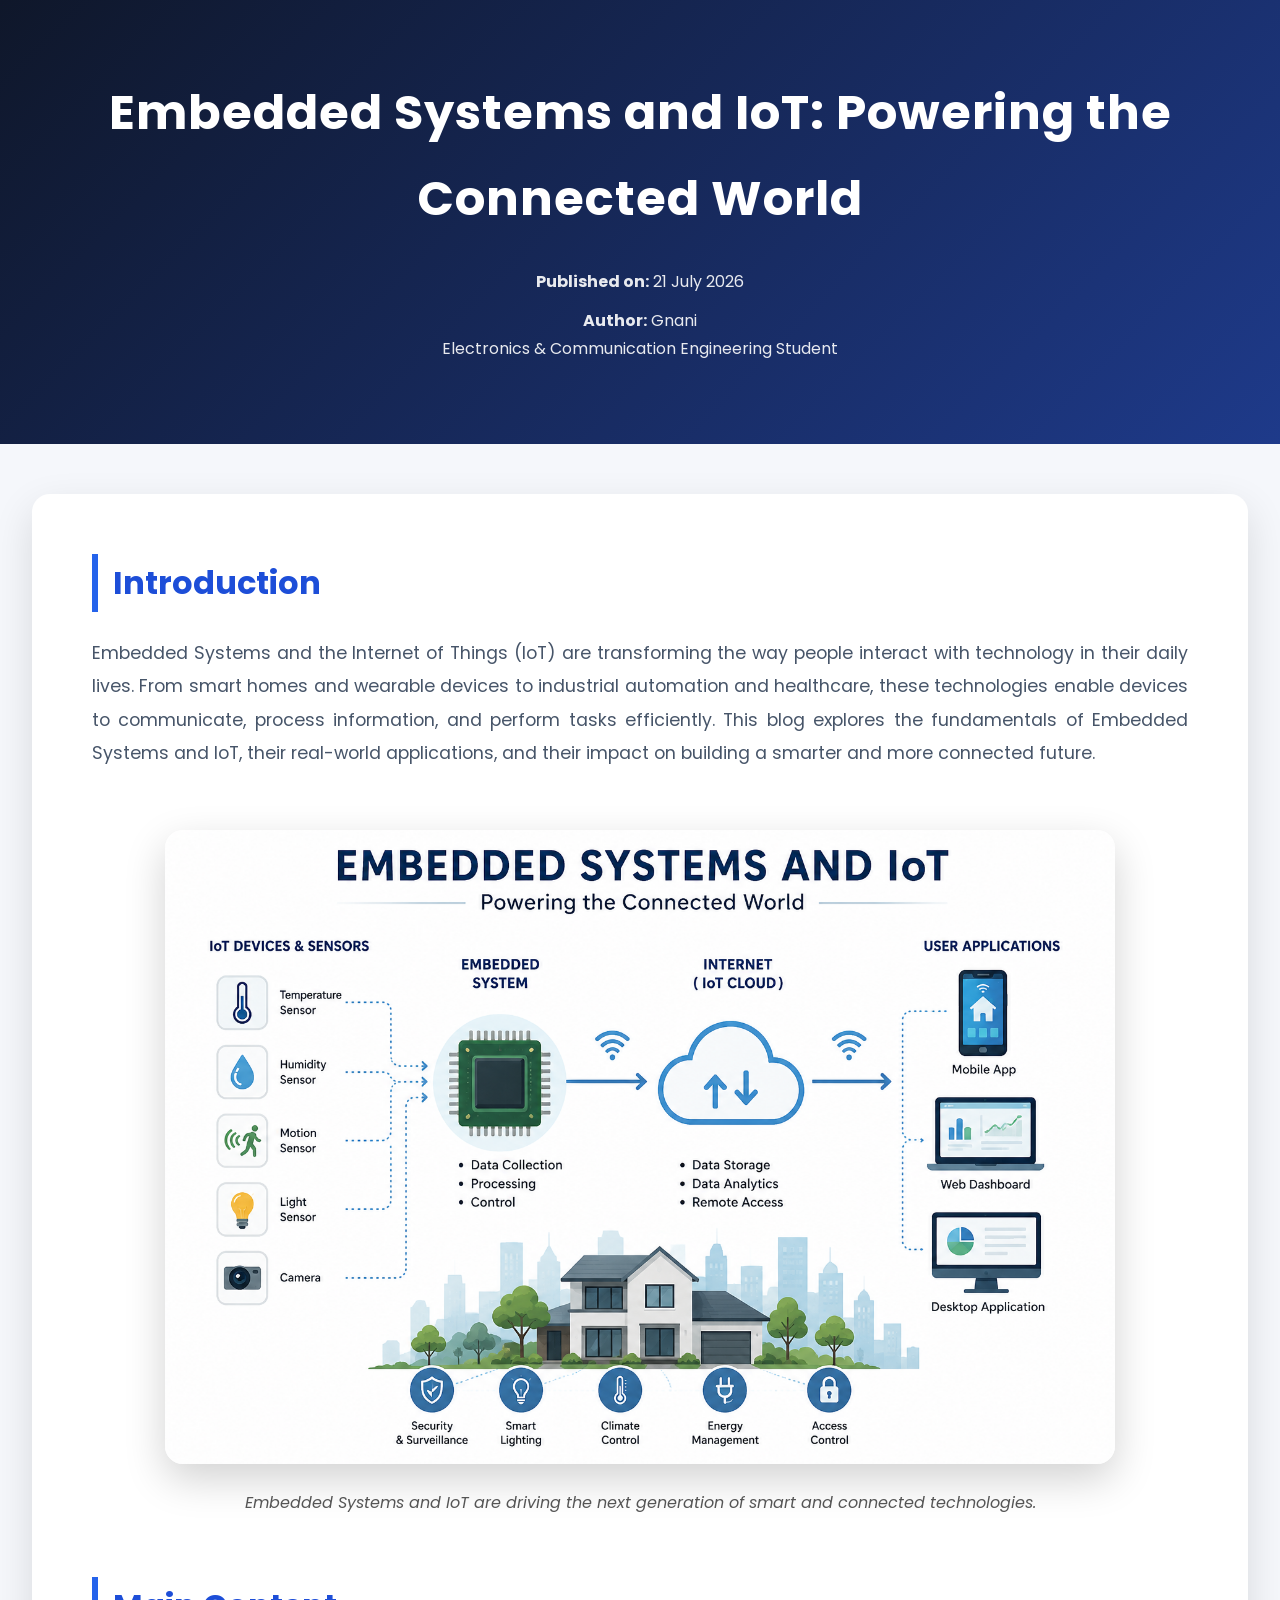
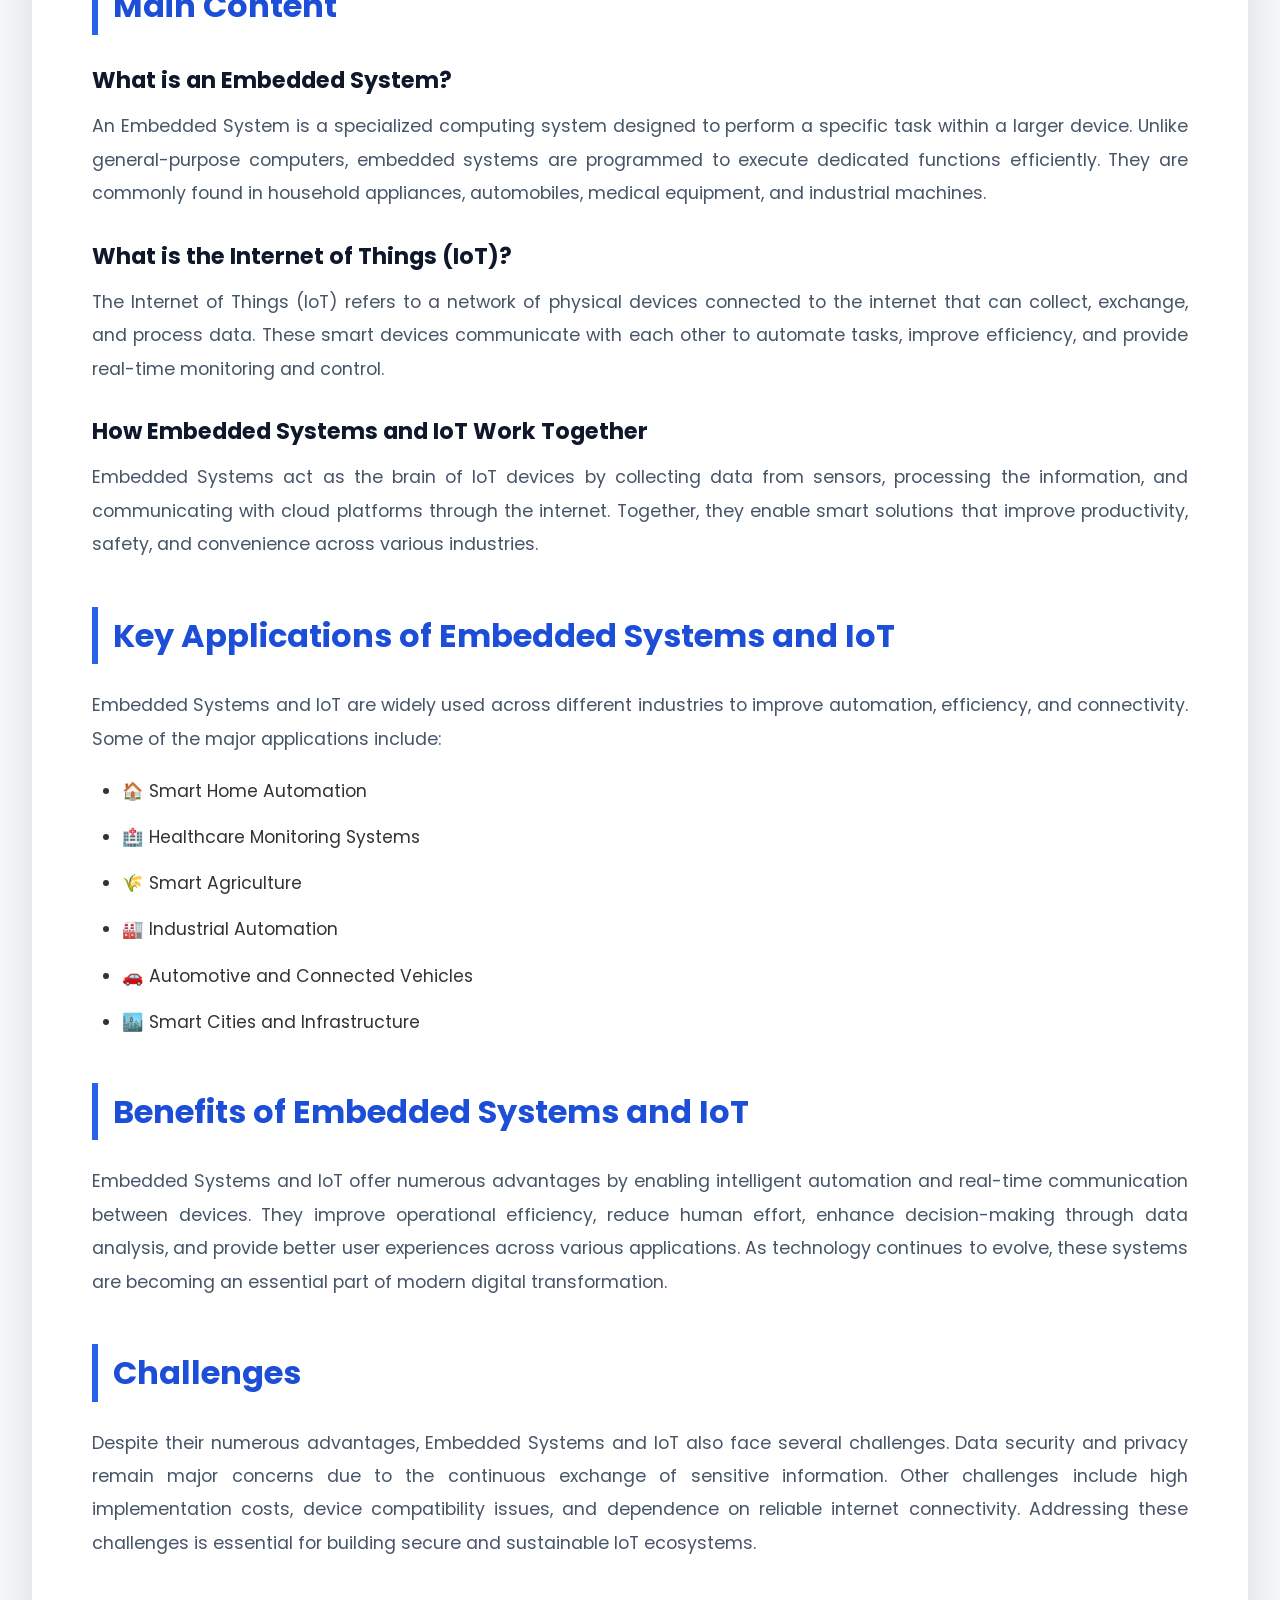
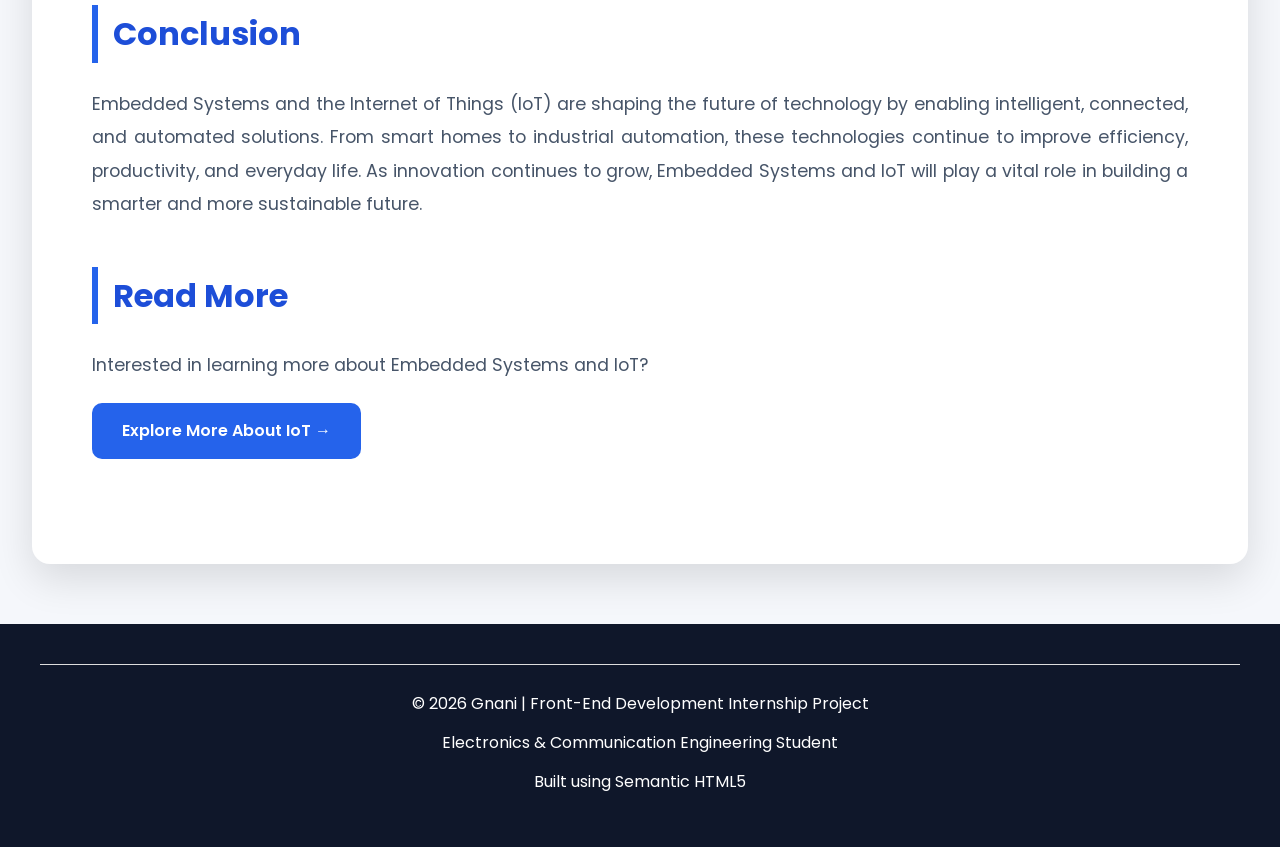
<file: Task-1-Blog-Layout/index.html>
<!doctype html>
<html lang="en">
  <head>
    <meta charset="UTF-8" />
    <meta name="viewport" content="width=device-width, initial-scale=1.0" />
    <title>Task 1 | Blog Layout</title>
    <link rel="preconnect" href="https://fonts.googleapis.com" />
    <link rel="preconnect" href="https://fonts.gstatic.com" crossorigin />
    <link
      href="https://fonts.googleapis.com/css2?family=Poppins:wght@300;400;500;600;700&display=swap"
      rel="stylesheet"
    />
    <link rel="stylesheet" href="style.css" />
  </head>
  <body>
    <header>
      <h1>Embedded Systems and IoT: Powering the Connected World</h1>

      <p>
        <strong>Published on:</strong>
        <time datetime="2026-07-21">21 July 2026</time>
      </p>

      <p>
        <strong>Author:</strong> Gnani <br />
        Electronics & Communication Engineering Student
      </p>
    </header>
    <main>
      <article>
        <section>
          <h2>Introduction</h2>

          <p>
            Embedded Systems and the Internet of Things (IoT) are transforming
            the way people interact with technology in their daily lives. From
            smart homes and wearable devices to industrial automation and
            healthcare, these technologies enable devices to communicate,
            process information, and perform tasks efficiently. This blog
            explores the fundamentals of Embedded Systems and IoT, their
            real-world applications, and their impact on building a smarter and
            more connected future.
          </p>
        </section>
        <figure>
          <img
            src="assets/images/embedded-iot.png"
            alt="Illustration showing Embedded Systems and Internet of Things"
            width="800"
          />

          <figcaption>
            Embedded Systems and IoT are driving the next generation of smart
            and connected technologies.
          </figcaption>
        </figure>
        <section>
          <h2>Main Content</h2>

          <h3>What is an Embedded System?</h3>

          <p>
            An Embedded System is a specialized computing system designed to
            perform a specific task within a larger device. Unlike
            general-purpose computers, embedded systems are programmed to
            execute dedicated functions efficiently. They are commonly found in
            household appliances, automobiles, medical equipment, and industrial
            machines.
          </p>

          <h3>What is the Internet of Things (IoT)?</h3>

          <p>
            The Internet of Things (IoT) refers to a network of physical devices
            connected to the internet that can collect, exchange, and process
            data. These smart devices communicate with each other to automate
            tasks, improve efficiency, and provide real-time monitoring and
            control.
          </p>

          <h3>How Embedded Systems and IoT Work Together</h3>

          <p>
            Embedded Systems act as the brain of IoT devices by collecting data
            from sensors, processing the information, and communicating with
            cloud platforms through the internet. Together, they enable smart
            solutions that improve productivity, safety, and convenience across
            various industries.
          </p>
        </section>
        <section>
          <h2>Key Applications of Embedded Systems and IoT</h2>

          <p>
            Embedded Systems and IoT are widely used across different industries
            to improve automation, efficiency, and connectivity. Some of the
            major applications include:
          </p>

          <ul>
            <li>🏠 Smart Home Automation</li>
            <li>🏥 Healthcare Monitoring Systems</li>
            <li>🌾 Smart Agriculture</li>
            <li>🏭 Industrial Automation</li>
            <li>🚗 Automotive and Connected Vehicles</li>
            <li>🏙️ Smart Cities and Infrastructure</li>
          </ul>
        </section>
        <section>
          <h2>Benefits of Embedded Systems and IoT</h2>

          <p>
            Embedded Systems and IoT offer numerous advantages by enabling
            intelligent automation and real-time communication between devices.
            They improve operational efficiency, reduce human effort, enhance
            decision-making through data analysis, and provide better user
            experiences across various applications. As technology continues to
            evolve, these systems are becoming an essential part of modern
            digital transformation.
          </p>
        </section>
        <section>
          <h2>Challenges</h2>

          <p>
            Despite their numerous advantages, Embedded Systems and IoT also
            face several challenges. Data security and privacy remain major
            concerns due to the continuous exchange of sensitive information.
            Other challenges include high implementation costs, device
            compatibility issues, and dependence on reliable internet
            connectivity. Addressing these challenges is essential for building
            secure and sustainable IoT ecosystems.
          </p>
        </section>
        <section>
          <h2>Conclusion</h2>

          <p>
            Embedded Systems and the Internet of Things (IoT) are shaping the
            future of technology by enabling intelligent, connected, and
            automated solutions. From smart homes to industrial automation,
            these technologies continue to improve efficiency, productivity, and
            everyday life. As innovation continues to grow, Embedded Systems and
            IoT will play a vital role in building a smarter and more
            sustainable future.
          </p>
        </section>
        <section>
          <h2>Read More</h2>

          <p>Interested in learning more about Embedded Systems and IoT?</p>

          <a
            href="https://www.ibm.com/topics/internet-of-things"
            target="_blank"
          >
            Explore More About IoT →
          </a>
        </section>
      </article>
    </main>

    <footer>
      <hr />

      <p>© 2026 Gnani | Front-End Development Internship Project</p>

      <p>Electronics & Communication Engineering Student</p>

      <p>Built using Semantic HTML5</p>
    </footer>
  </body>
</html>
</file>
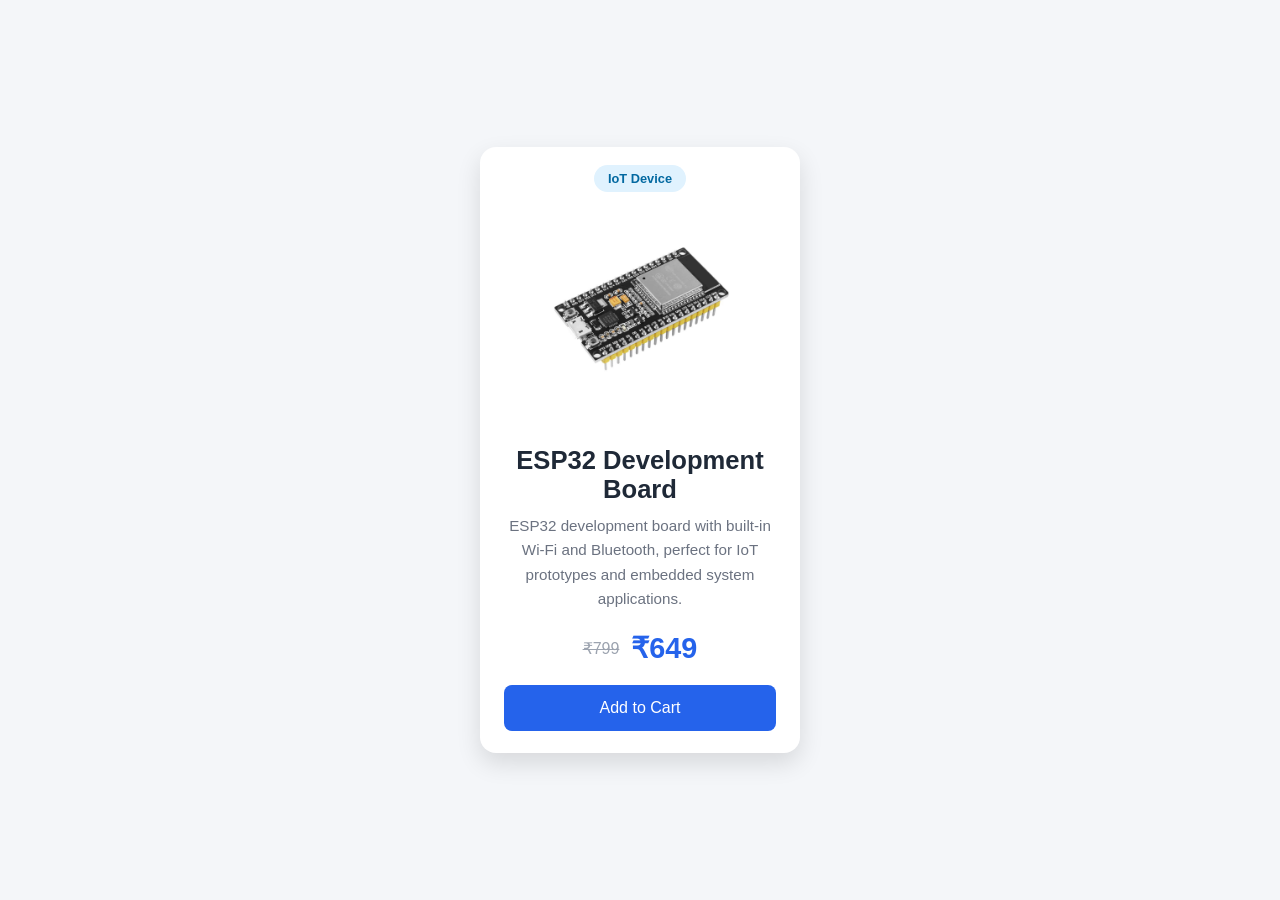
<file: Task-2-Product-Card/index.html>
<!doctype html>
<html lang="en">
  <head>
    <meta charset="UTF-8" />
    <meta name="viewport" content="width=device-width, initial-scale=1.0" />
    <title>Task 2 | Product Card</title>

    <link rel="stylesheet" href="style.css" />
  </head>

  <body>
    <main class="container">
      <article class="product-card">
        <span class="badge">IoT Device</span>

        <img
          src="images/esp32.jpg"
          alt="ESP32 Development Board"
          class="product-image"
        />

        <h2 class="product-name">ESP32 Development Board</h2>

        <p class="product-description">
          ESP32 development board with built-in Wi-Fi and Bluetooth, perfect for
          IoT prototypes and embedded system applications.
        </p>

        <div class="price-container">
          <span class="original-price">₹799</span>
          <span class="price">₹649</span>
        </div>

        <button class="cart-btn">Add to Cart</button>
      </article>
    </main>
  </body>
</html>
</file>
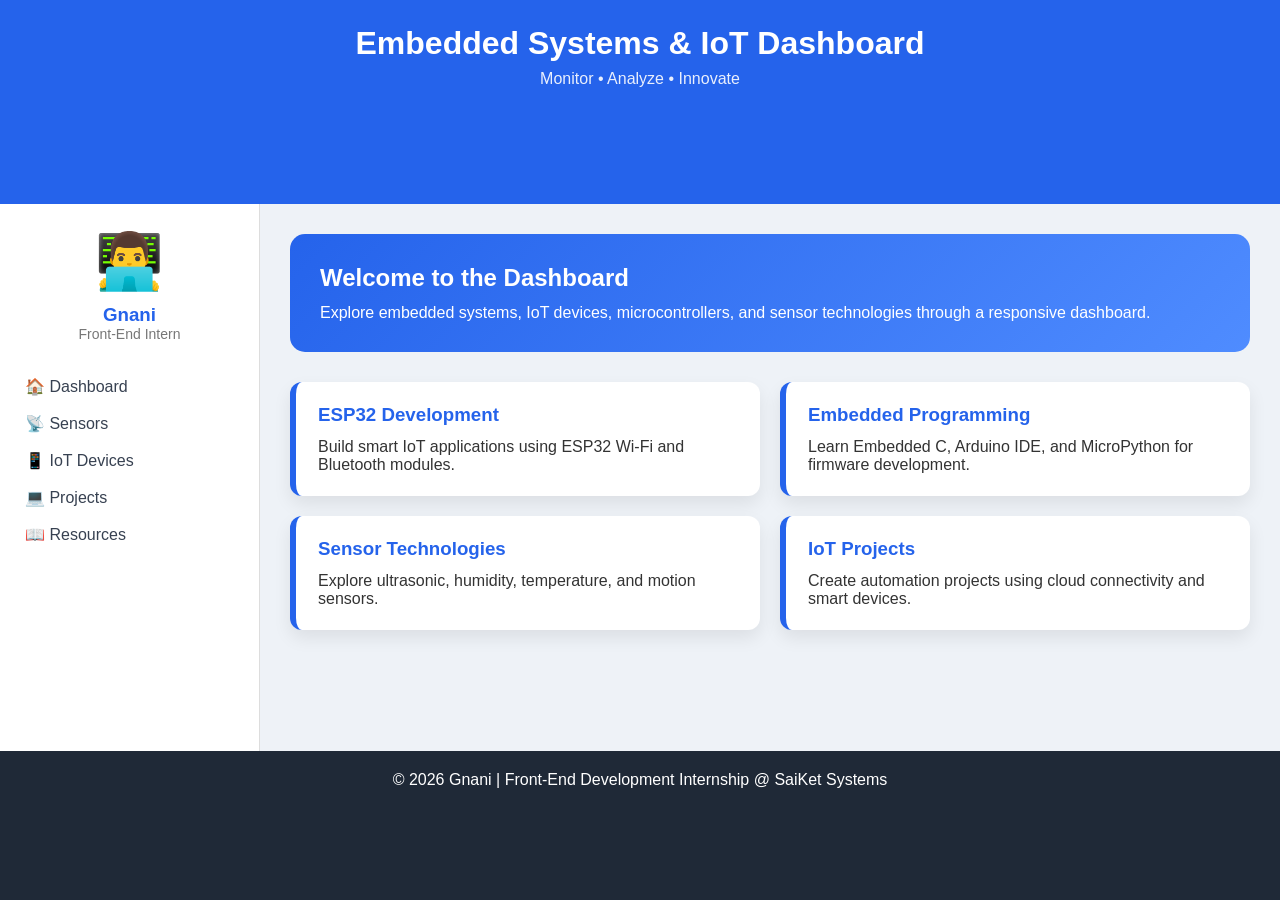
<file: Task-3-Responsive-Webpage/index.html>
<!doctype html>
<html lang="en">
  <head>
    <meta charset="UTF-8" />
    <meta name="viewport" content="width=device-width, initial-scale=1.0" />
    <title>Task 3 | Responsive Webpage</title>
    <link rel="stylesheet" href="style.css" />
  </head>
  <body>
    <div class="container">
      <header class="header">
        <h1>Embedded Systems & IoT Dashboard</h1>
        <p>Monitor • Analyze • Innovate</p>
      </header>

      <aside class="sidebar">
        <div class="profile">
          <div class="avatar">👨‍💻</div>
          <h3>Gnani</h3>
          <p>Front-End Intern</p>
        </div>

        <nav>
          <ul>
            <li><a href="#">🏠 Dashboard</a></li>
            <li><a href="#">📡 Sensors</a></li>
            <li><a href="#">📱 IoT Devices</a></li>
            <li><a href="#">💻 Projects</a></li>
            <li><a href="#">📖 Resources</a></li>
          </ul>
        </nav>
      </aside>

      <main class="main">
        <section class="hero">
          <h2>Welcome to the Dashboard</h2>
          <p>
            Explore embedded systems, IoT devices, microcontrollers, and sensor
            technologies through a responsive dashboard.
          </p>
        </section>

        <div class="cards">
          <div class="card">
            <h3>ESP32 Development</h3>
            <p>
              Build smart IoT applications using ESP32 Wi-Fi and Bluetooth
              modules.
            </p>
          </div>

          <div class="card">
            <h3>Embedded Programming</h3>
            <p>
              Learn Embedded C, Arduino IDE, and MicroPython for firmware
              development.
            </p>
          </div>

          <div class="card">
            <h3>Sensor Technologies</h3>
            <p>
              Explore ultrasonic, humidity, temperature, and motion sensors.
            </p>
          </div>

          <div class="card">
            <h3>IoT Projects</h3>
            <p>
              Create automation projects using cloud connectivity and smart
              devices.
            </p>
          </div>
        </div>
      </main>

      <footer class="footer">
        © 2026 Gnani | Front-End Development Internship @ SaiKet Systems
      </footer>
    </div>
  </body>
</html>
</file>
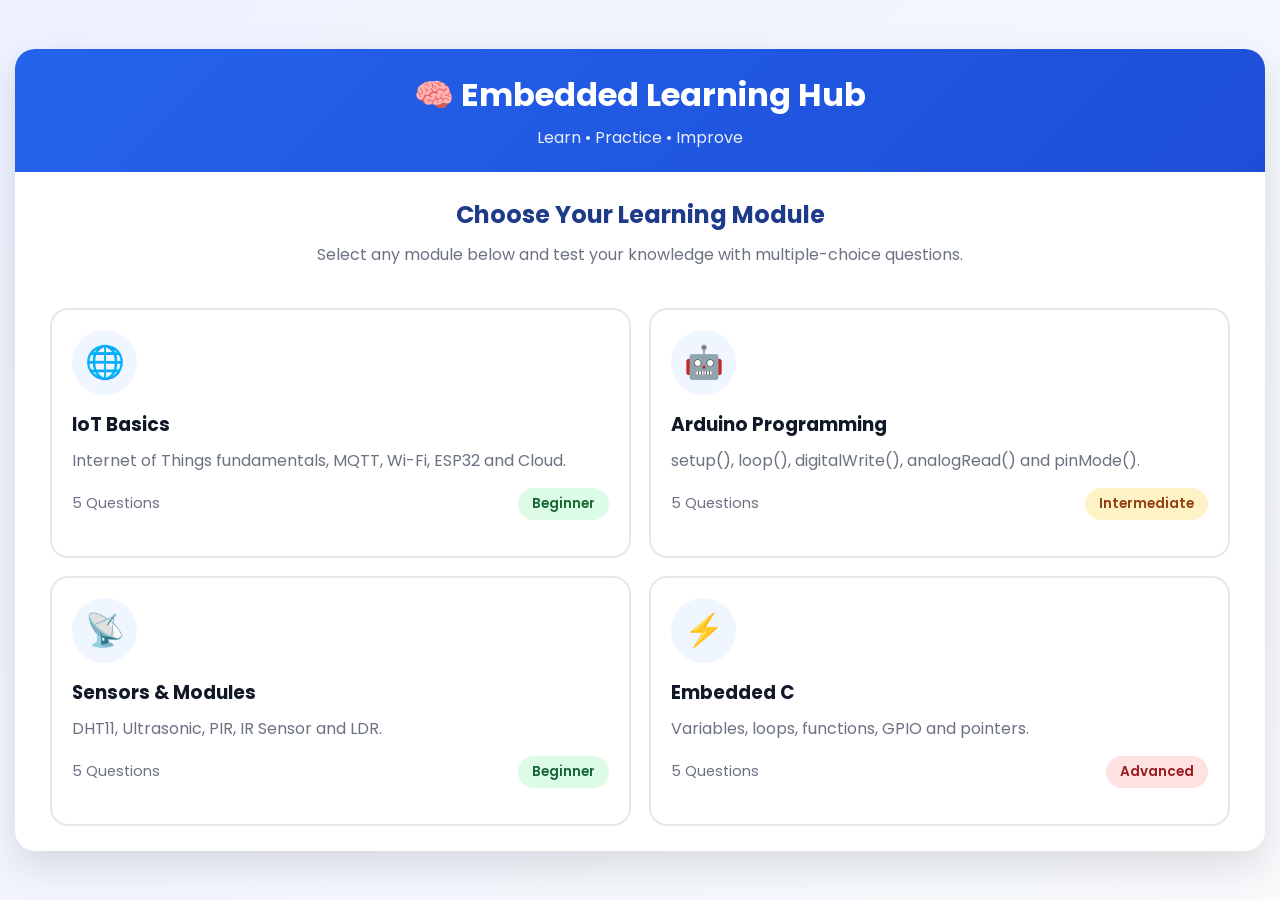
<file: Task-4-Quiz-App/index.html>
<!doctype html>
<html lang="en">
  <head>
    <meta charset="UTF-8" />

    <meta name="viewport" content="width=device-width, initial-scale=1.0" />

    <title>Task 4 | Quiz App</title>

    <link rel="stylesheet" href="style.css" />

    <link rel="preconnect" href="https://fonts.googleapis.com" />

    <link rel="preconnect" href="https://fonts.gstatic.com" crossorigin />

    <link
      href="https://fonts.googleapis.com/css2?family=Poppins:wght@300;400;500;600;700&display=swap"
      rel="stylesheet"
    />
  </head>

  <body>
    <div class="container">
      <!-- =========================
             Header
        ========================== -->

      <header class="header">
        <h1>🧠 Embedded Learning Hub</h1>

        <p>Learn • Practice • Improve</p>
      </header>

      <!-- =========================
             Home Section
        ========================== -->

      <section id="home-section">
        <h2>Choose Your Learning Module</h2>

        <p class="subtitle">
          Select any module below and test your knowledge with multiple-choice
          questions.
        </p>

        <div class="module-grid">
          <!-- IoT -->

          <div class="module-card" data-module="iot">
            <div class="icon">🌐</div>

            <h3>IoT Basics</h3>

            <p>
              Internet of Things fundamentals, MQTT, Wi-Fi, ESP32 and Cloud.
            </p>

            <div class="module-footer">
              <span> 5 Questions </span>

              <span class="level beginner"> Beginner </span>
            </div>
          </div>

          <!-- Arduino -->

          <div class="module-card" data-module="arduino">
            <div class="icon">🤖</div>

            <h3>Arduino Programming</h3>

            <p>setup(), loop(), digitalWrite(), analogRead() and pinMode().</p>

            <div class="module-footer">
              <span> 5 Questions </span>

              <span class="level intermediate"> Intermediate </span>
            </div>
          </div>

          <!-- Sensors -->

          <div class="module-card" data-module="sensors">
            <div class="icon">📡</div>

            <h3>Sensors & Modules</h3>

            <p>DHT11, Ultrasonic, PIR, IR Sensor and LDR.</p>

            <div class="module-footer">
              <span> 5 Questions </span>

              <span class="level beginner"> Beginner </span>
            </div>
          </div>

          <!-- Embedded C -->

          <div class="module-card" data-module="embedded">
            <div class="icon">⚡</div>

            <h3>Embedded C</h3>

            <p>Variables, loops, functions, GPIO and pointers.</p>

            <div class="module-footer">
              <span> 5 Questions </span>

              <span class="level advanced"> Advanced </span>
            </div>
          </div>
        </div>
      </section>

      <!-- =========================
             Quiz Section
        ========================== -->

      <section id="quiz-section" class="hidden">
        <div class="quiz-top">
          <button id="back-btn">← Back</button>

          <p id="question-counter">Question 1 of 5</p>
        </div>

        <h2 id="module-title">IoT Basics</h2>

        <h3 id="question">Question appears here...</h3>

        <div class="options">
          <label class="option">
            <input type="radio" name="answer" />

            <span id="option1"></span>
          </label>

          <label class="option">
            <input type="radio" name="answer" />

            <span id="option2"></span>
          </label>

          <label class="option">
            <input type="radio" name="answer" />

            <span id="option3"></span>
          </label>

          <label class="option">
            <input type="radio" name="answer" />

            <span id="option4"></span>
          </label>
        </div>

        <p id="error-message" class="hidden">
          ⚠ Please select an answer before continuing.
        </p>

        <div class="button-area">
          <button id="next-btn">Next →</button>
        </div>
      </section>

      <!-- =========================
             Result Section
        ========================== -->

      <section id="result-section" class="hidden">
        <h2>🎉 Quiz Completed!</h2>

        <h3 id="score-text">0 / 5</h3>

        <p id="performance"></p>

        <div id="review-section">
          <h3>📖 Review Your Mistakes</h3>

          <div id="review-list"></div>
        </div>

        <div class="result-buttons">
          <button id="restart-btn">Choose Another Module</button>
        </div>
      </section>
    </div>

    <script src="script.js"></script>
  </body>
</html>
</file>
<file: Task-1-Blog-Layout/style.css>
/* ==========================================
   Embedded Systems & IoT Blog
   Front-End Internship - Task 1
   Author: Gnani
========================================== */

/* ---------- CSS Reset ---------- */

* {
  margin: 0;
  padding: 0;
  box-sizing: border-box;
}

/* ---------- Body ---------- */

body {
  font-family: "Poppins", sans-serif;

  background: #f5f7fb;

  color: #333;

  line-height: 1.8;
}

/* ---------- Header ---------- */

header {
  background: linear-gradient(135deg, #0f172a, #1e3a8a);

  color: white;

  text-align: center;

  padding: 70px 20px;
}

header h1 {
  font-size: 3rem;

  margin-bottom: 25px;

  letter-spacing: 1px;
}

header p {
  font-size: 1rem;

  opacity: 0.9;

  margin: 10px 0;
}

/* ---------- Main ---------- */

main {
  width: 95%;

  max-width: 1300px;

  margin: 50px auto;
}

/* ---------- Article ---------- */

article {
  background: white;

  padding: 60px;

  border-radius: 18px;

  box-shadow: 0 15px 40px rgba(0, 0, 0, 0.12);
}

/* ---------- Sections ---------- */

section {
  margin-bottom: 45px;
}

section h2 {
  color: #1d4ed8;

  font-size: 2rem;

  margin-bottom: 25px;

  border-left: 6px solid #2563eb;

  padding-left: 15px;
}

section h3 {
  color: #0f172a;

  margin-top: 25px;

  margin-bottom: 10px;

  font-size: 1.4rem;
}

section p {
  text-align: justify;

  font-size: 1.1rem;

  color: #475569;

  line-height: 1.9;
}

/* ---------- Figure ---------- */

figure {
  margin: 60px 0;

  text-align: center;
}

figure img {
  width: 100%;

  max-width: 950px;

  border-radius: 18px;

  box-shadow: 0 15px 40px rgba(0, 0, 0, 0.18);

  transition: 0.4s;
}
figure img:hover {
  transform: scale(1.02);
}

figcaption {
  margin-top: 15px;

  color: #555;

  font-style: italic;
}

/* ---------- List ---------- */

ul {
  margin-top: 20px;

  margin-left: 30px;
}

ul li {
  margin: 15px 0;

  font-size: 1.08rem;
}

/* ---------- Read More Button ---------- */

a {
  display: inline-block;

  margin-top: 20px;

  text-decoration: none;

  background: #2563eb;

  color: white;

  padding: 14px 30px;

  border-radius: 10px;

  transition: 0.3s;

  font-weight: 600;
}
a:hover {
  background: #1e40af;

  transform: translateY(-3px);
}

/* ---------- Footer ---------- */

footer {
  background: #0f172a;

  color: white;

  text-align: center;

  padding: 40px;

  margin-top: 60px;
}

footer p {
  margin: 10px 0;
}

/* ---------- Horizontal Line ---------- */

hr {
  border: none;

  height: 1px;

  background: #ddd;

  margin-bottom: 25px;
}

/* ---------- Responsive Design ---------- */

@media (max-width: 768px) {
  header h1 {
    font-size: 2rem;
  }

  article {
    padding: 25px;
  }

  section h2 {
    font-size: 1.6rem;
  }

  section h3 {
    font-size: 1.2rem;
  }
}
</file>
<file: Task-2-Product-Card/style.css>
/* ===========================
   CSS Reset
=========================== */

* {
  margin: 0;
  padding: 0;
  box-sizing: border-box;
}

/* ===========================
   Body
=========================== */

body {
  font-family: Arial, Helvetica, sans-serif;
  background: #f4f6f9;

  display: flex;
  justify-content: center;
  align-items: center;

  min-height: 100vh;
  padding: 20px;
}

/* ===========================
   Product Card
=========================== */

.product-card {
  background: #fff;

  width: 320px;

  border-radius: 16px;

  overflow: hidden;

  text-align: center;

  box-shadow: 0 10px 25px rgba(0, 0, 0, 0.12);

  transition: all 0.3s ease;
}

.product-card:hover {
  transform: translateY(-8px);
  box-shadow: 0 18px 35px rgba(0, 0, 0, 0.18);
}

/* ===========================
   Badge
=========================== */

.badge {
  display: inline-block;

  margin-top: 18px;

  padding: 6px 14px;

  background: #e0f2fe;

  color: #0369a1;

  border-radius: 20px;

  font-size: 0.8rem;

  font-weight: bold;
}

/* ===========================
   Product Image
=========================== */

.product-image {
  width: 100%;
  height: 240px;

  object-fit: contain;

  padding: 15px;
}

/* ===========================
   Product Name
=========================== */

.product-name {
  font-size: 1.6rem;

  color: #1f2937;

  margin: 10px 18px;
}

/* ===========================
   Description
=========================== */

.product-description {
  color: #6b7280;

  font-size: 0.95rem;

  line-height: 1.6;

  padding: 0 20px;
}

/* ===========================
   Price
=========================== */

.price-container {
  display: flex;
  justify-content: center;
  align-items: center;
  gap: 12px;
  margin: 20px 0;
}

.original-price {
  font-size: 1rem;
  color: #9ca3af;
  text-decoration: line-through;
}

.price {
  font-size: 1.8rem;
  font-weight: bold;
  color: #2563eb;
}
/* ===========================
   Button
=========================== */

.cart-btn {
  width: 85%;

  padding: 14px;

  margin-bottom: 22px;

  background: #2563eb;

  color: white;

  border: none;

  border-radius: 8px;

  font-size: 1rem;

  cursor: pointer;

  transition:
    background 0.3s ease,
    transform 0.3s ease;
}

.cart-btn:hover {
  background: #1d4ed8;
  transform: translateY(-2px);
}

/* ===========================
   Responsive
=========================== */

@media (max-width: 480px) {
  .product-card {
    width: 100%;
    max-width: 340px;
  }

  .product-name {
    font-size: 1.4rem;
  }

  .price {
    font-size: 1.6rem;
  }

  .cart-btn {
    width: 90%;
  }
}
</file>
<file: Task-3-Responsive-Webpage/style.css>
/* Reset */

* {
  margin: 0;
  padding: 0;
  box-sizing: border-box;
}

body {
  font-family: Arial, Helvetica, sans-serif;
  background: #eef2f7;
  color: #333;
}

/* =====================
Grid Layout
===================== */

.container {
  display: grid;

  grid-template-columns: 260px 1fr;

  grid-template-areas:
    "header header"
    "sidebar main"
    "footer footer";

  min-height: 100vh;
}

/* Header */

.header {
  grid-area: header;

  background: #2563eb;

  color: white;

  text-align: center;

  padding: 25px;
}

.header p {
  margin-top: 8px;

  opacity: 0.9;
}

/* Sidebar */

.sidebar {
  grid-area: sidebar;

  background: white;

  padding: 25px;

  border-right: 1px solid #ddd;
}

.profile {
  text-align: center;

  margin-bottom: 35px;
}

.avatar {
  font-size: 55px;

  margin-bottom: 10px;
}

.profile h3 {
  color: #2563eb;
}

.profile p {
  color: #777;

  font-size: 14px;
}

.sidebar ul {
  list-style: none;
}

.sidebar li {
  margin: 18px 0;

  transition: 0.3s;
}

.sidebar li:hover {
  padding-left: 8px;
}

.sidebar a {
  text-decoration: none;

  color: #374151;

  transition: 0.3s;
}

.sidebar a:hover {
  color: #2563eb;
}

/* Main */

.main {
  grid-area: main;

  padding: 30px;
}

/* Hero */

.hero {
  background: linear-gradient(135deg, #2563eb, #4f8cff);

  color: white;

  padding: 30px;

  border-radius: 15px;

  margin-bottom: 30px;
}

.hero h2 {
  margin-bottom: 12px;
}

/* Cards */

.cards {
  display: grid;

  grid-template-columns: repeat(2, 1fr);

  gap: 20px;
}

.card {
  background: white;

  border-left: 6px solid #2563eb;

  border-radius: 12px;

  padding: 22px;

  box-shadow: 0 8px 18px rgba(0, 0, 0, 0.08);

  transition: 0.3s;
}

.card:hover {
  transform: translateY(-6px);

  box-shadow: 0 15px 30px rgba(0, 0, 0, 0.15);
}

.card h3 {
  color: #2563eb;

  margin-bottom: 12px;
}

/* Footer */

.footer {
  grid-area: footer;

  background: #1f2937;

  color: white;

  text-align: center;

  padding: 20px;
}

/* =====================
Responsive
===================== */

@media (max-width: 768px) {
  .container {
    grid-template-columns: 1fr;

    grid-template-areas:
      "header"
      "sidebar"
      "main"
      "footer";
  }

  .sidebar {
    border-right: none;

    border-bottom: 1px solid #ddd;
  }

  .cards {
    grid-template-columns: 1fr;
  }

  .header h1 {
    font-size: 1.7rem;
  }

  .hero {
    padding: 22px;
  }

  .main {
    padding: 20px;
  }
}
</file>
<file: Task-4-Quiz-App/style.css>
/* ===================================
   Google Font
=================================== */

@import url("https://fonts.googleapis.com/css2?family=Poppins:wght@300;400;500;600;700&display=swap");

/* ===================================
   Reset
=================================== */

* {
  margin: 0;
  padding: 0;
  box-sizing: border-box;
}

body {
  font-family: "Poppins", sans-serif;

  background: linear-gradient(135deg, #eef2ff, #f8fafc);

  min-height: 100vh;

  display: flex;

  justify-content: center;

  align-items: center;

  padding: 15px;

  color: #1f2937;
}

/* ===================================
   Container
=================================== */

.container {
  width: 100%;

  max-width: 1250px;

  background: #ffffff;

  border-radius: 20px;

  overflow: hidden;

  box-shadow: 0 15px 40px rgba(0, 0, 0, 0.12);
}

/* ===================================
   Header
=================================== */

.header {
  background: linear-gradient(135deg, #2563eb, #1d4ed8);

  color: #fff;

  text-align: center;

  padding: 22px;
}

.header h1 {
  font-size: 2rem;
  margin-bottom: 6px;
}

.header p {
  opacity: 0.9;
}

/* ===================================
   Home Section
=================================== */
#home-section {
  padding: 25px 35px;
}

#home-section h2 {
  text-align: center;

  color: #1e3a8a;

  margin-bottom: 10px;
}

.subtitle {
  text-align: center;

  color: #6b7280;

  margin-bottom: 20px;

  line-height: 1.6;
}

/* ===================================
   Module Grid
=================================== */

.module-grid {
  display: grid;

  grid-template-columns: repeat(2, 1fr);

  gap: 18px;

  margin-top: 40px;
}

/* ===================================
   Module Card
=================================== */

.module-card {
  background: #fff;

  border: 2px solid #e5e7eb;

  border-radius: 18px;

  padding: 20px;

  cursor: pointer;

  transition: all 0.3s ease;

  min-height: 250px;
}

.module-card:hover {
  transform: translateY(-8px);

  border-color: #2563eb;

  box-shadow: 0 15px 35px rgba(37, 99, 235, 0.18);
}

.icon {
  width: 65px;

  height: 65px;

  border-radius: 50%;

  background: #eff6ff;

  display: flex;

  justify-content: center;

  align-items: center;

  font-size: 2rem;

  margin-bottom: 15px;
}

.module-card h3 {
  margin-bottom: 10px;

  color: #111827;
}

.module-card p {
  color: #6b7280;

  line-height: 1.5;

  margin: 10px 0 15px;
}

.module-footer {
  display: flex;

  justify-content: space-between;

  align-items: center;
}

.module-footer span:first-child {
  font-size: 0.9rem;

  color: #6b7280;
}

/* ===================================
   Difficulty Badges
=================================== */

.level {
  padding: 6px 14px;

  border-radius: 30px;

  font-size: 0.85rem;

  font-weight: 600;
}

.beginner {
  background: #dcfce7;

  color: #166534;
}

.intermediate {
  background: #fef3c7;

  color: #92400e;
}

.advanced {
  background: #fee2e2;

  color: #991b1b;
}

/* ===================================
   Hidden
=================================== */

.hidden {
  display: none;
}

/* ===================================
   Quiz Section
=================================== */

#quiz-section {
  padding: 40px;
}

.quiz-top {
  display: flex;

  justify-content: space-between;

  align-items: center;

  margin-bottom: 25px;
}

#back-btn {
  background: #e5e7eb;

  color: #111827;

  padding: 10px 18px;

  border: none;

  border-radius: 10px;

  cursor: pointer;

  transition: 0.3s;
}

#back-btn:hover {
  background: #d1d5db;
}

#question-counter {
  color: #2563eb;

  font-weight: 600;
}

#module-title {
  color: #1d4ed8;

  margin-bottom: 15px;
}

#question {
  margin-bottom: 30px;

  line-height: 1.6;

  color: #111827;
}

/* ===================================
   Options
=================================== */

.options {
  display: flex;

  flex-direction: column;

  gap: 18px;
}

.option {
  display: flex;

  align-items: center;

  gap: 15px;

  padding: 18px;

  border: 2px solid #e5e7eb;

  border-radius: 14px;

  cursor: pointer;

  transition: 0.3s;

  background: #fff;
}

.option:hover {
  border-color: #2563eb;

  background: #eff6ff;

  transform: translateY(-3px);
}

.option input {
  accent-color: #2563eb;

  transform: scale(1.2);
}

.option span {
  font-size: 1rem;

  color: #374151;
}

/* ===================================
   Validation Message
=================================== */

#error-message {
  margin-top: 18px;

  color: #dc2626;

  font-weight: 600;
}

/* ===================================
   Buttons
=================================== */

.button-area {
  display: flex;

  justify-content: flex-end;

  margin-top: 30px;
}

button {
  background: #2563eb;

  color: #fff;

  border: none;

  padding: 14px 40px;

  border-radius: 12px;

  cursor: pointer;

  font-size: 16px;

  font-weight: 600;

  transition: 0.3s;
}

button:hover {
  background: #1d4ed8;

  transform: translateY(-3px);
}

/* ===================================
   Result Section
=================================== */

#result-section {
  padding: 50px;

  text-align: center;

  max-width: 850px;

  margin: auto;
}

#result-section h2 {
  color: #2563eb;

  margin-bottom: 15px;
}

#score-text {
  font-size: 3.2rem;

  font-weight: 700;

  color: #111827;

  margin: 18px 0;
}

#performance {
  display: inline-block;

  margin-top: 10px;

  margin-bottom: 35px;

  padding: 10px 22px;

  border-radius: 30px;

  background: #dcfce7;

  color: #15803d;

  font-weight: 600;
}

/* ===================================
   Review Section
=================================== */

#review-section {
  text-align: left;

  margin-top: 30px;
}

#review-section h3 {
  color: #1f2937;

  margin-bottom: 25px;

  font-size: 1.4rem;
}

.review-card {
  background: #ffffff;

  border-left: 5px solid #ef4444;

  border-radius: 15px;

  padding: 20px;

  margin-top: 20px;

  box-shadow: 0 8px 20px rgba(0, 0, 0, 0.08);
}

.review-card h4 {
  margin-bottom: 10px;

  color: #111827;
}

.review-card p {
  margin: 10px 0;

  line-height: 1.6;
}

.correct {
  color: #16a34a;

  font-weight: 600;
}

.wrong {
  color: #dc2626;

  font-weight: 600;
}

/* ===================================
   Result Buttons
=================================== */

.result-buttons {
  margin-top: 35px;
}

/* ===================================
   Responsive Design
=================================== */

@media (max-width: 768px) {
  body {
    padding: 15px;
  }

  .header {
    padding: 25px;
  }

  .header h1 {
    font-size: 1.7rem;
  }

  #home-section,
  #quiz-section,
  #result-section {
    padding: 25px;
  }

  .module-grid {
    grid-template-columns: 1fr;
  }

  .quiz-top {
    flex-direction: column;

    gap: 15px;

    align-items: flex-start;
  }

  .button-area {
    justify-content: center;
  }

  button {
    width: 100%;
  }
}

@media (max-width: 500px) {
  .module-grid {
    grid-template-columns: 1fr;
  }
}
</file>
